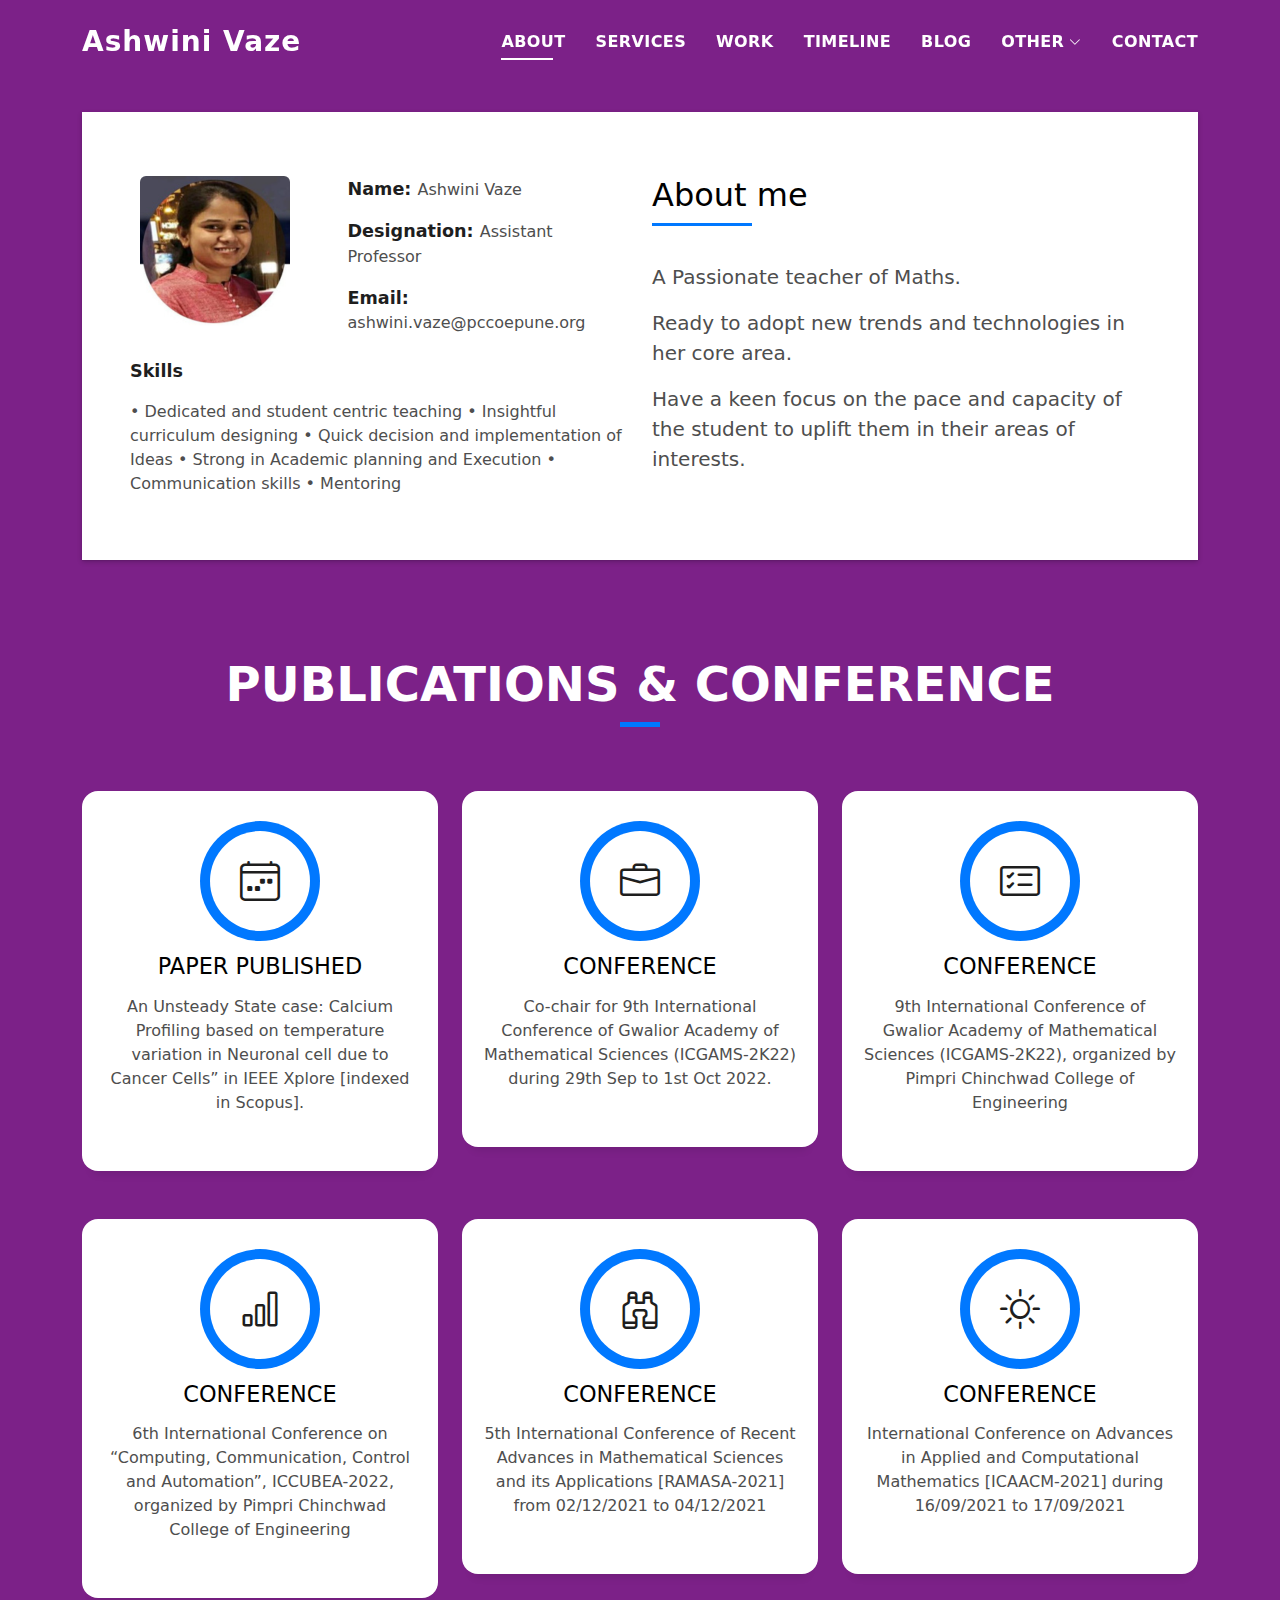
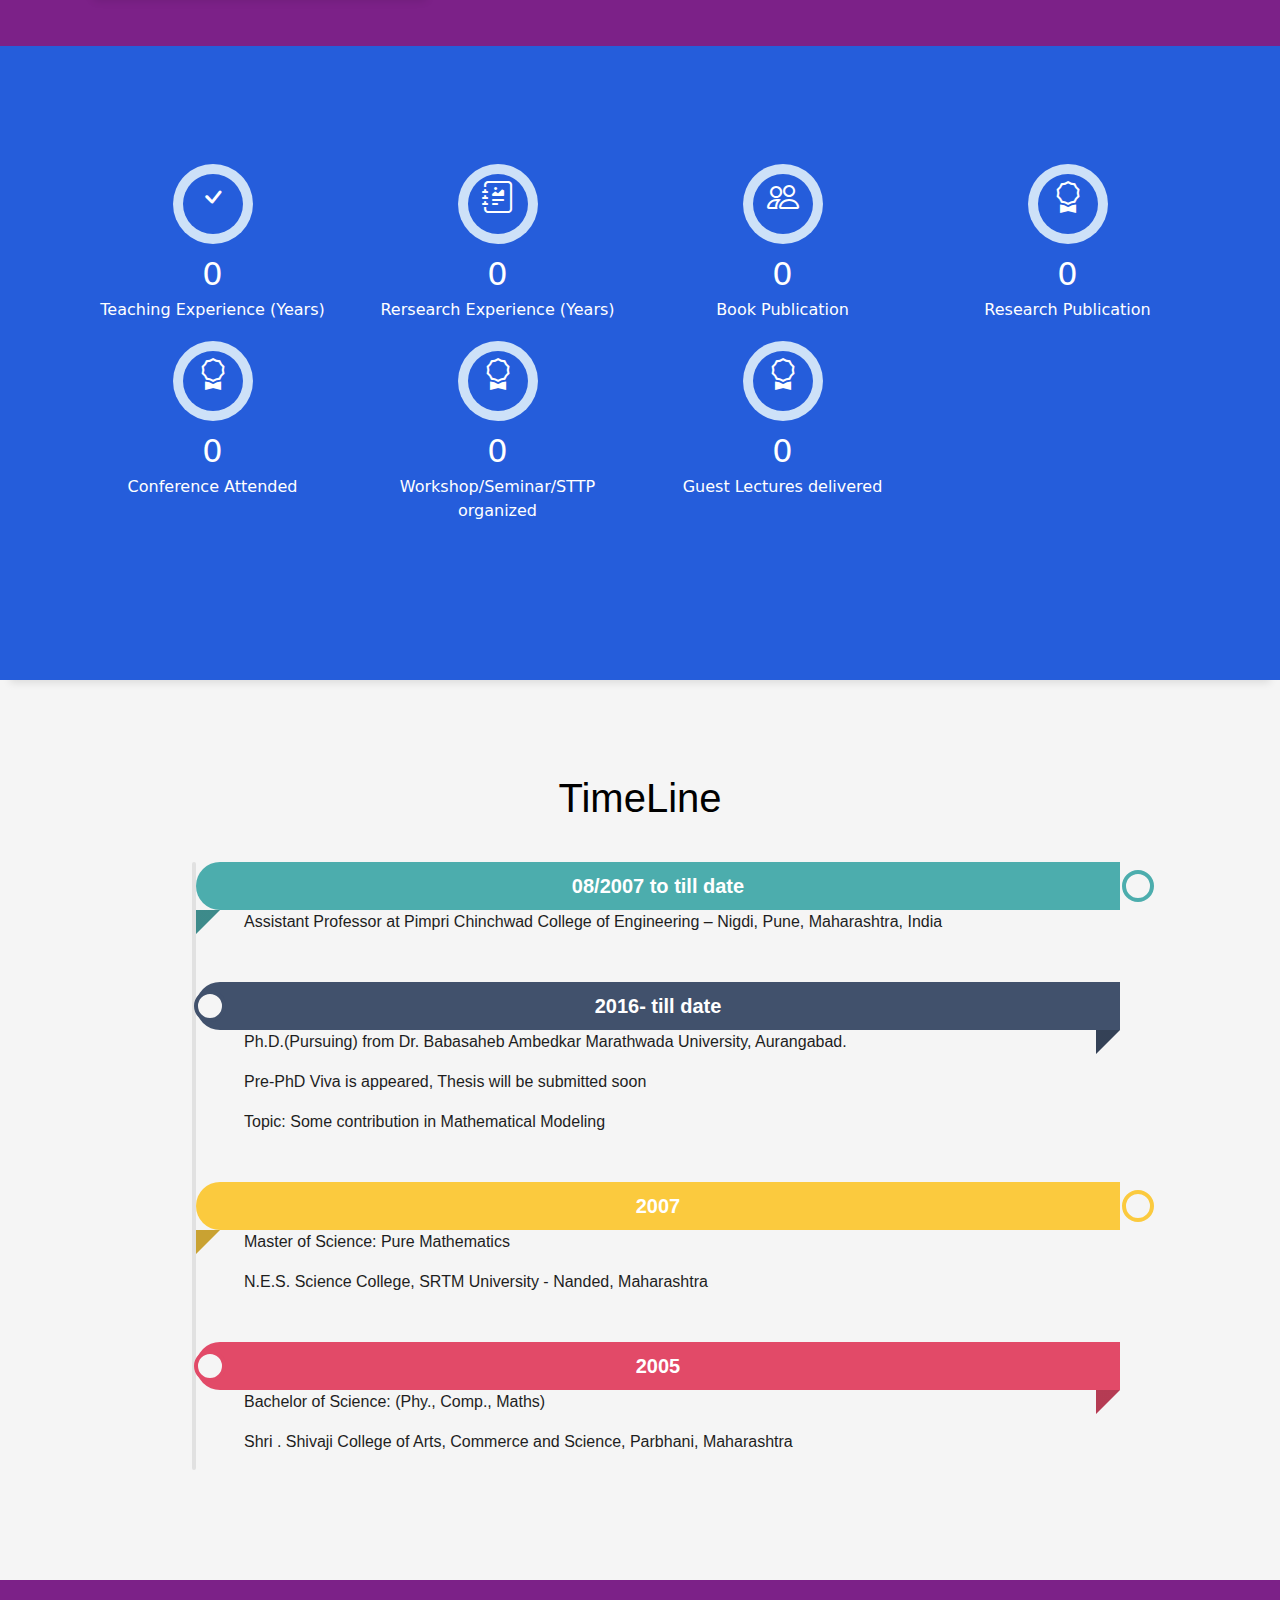
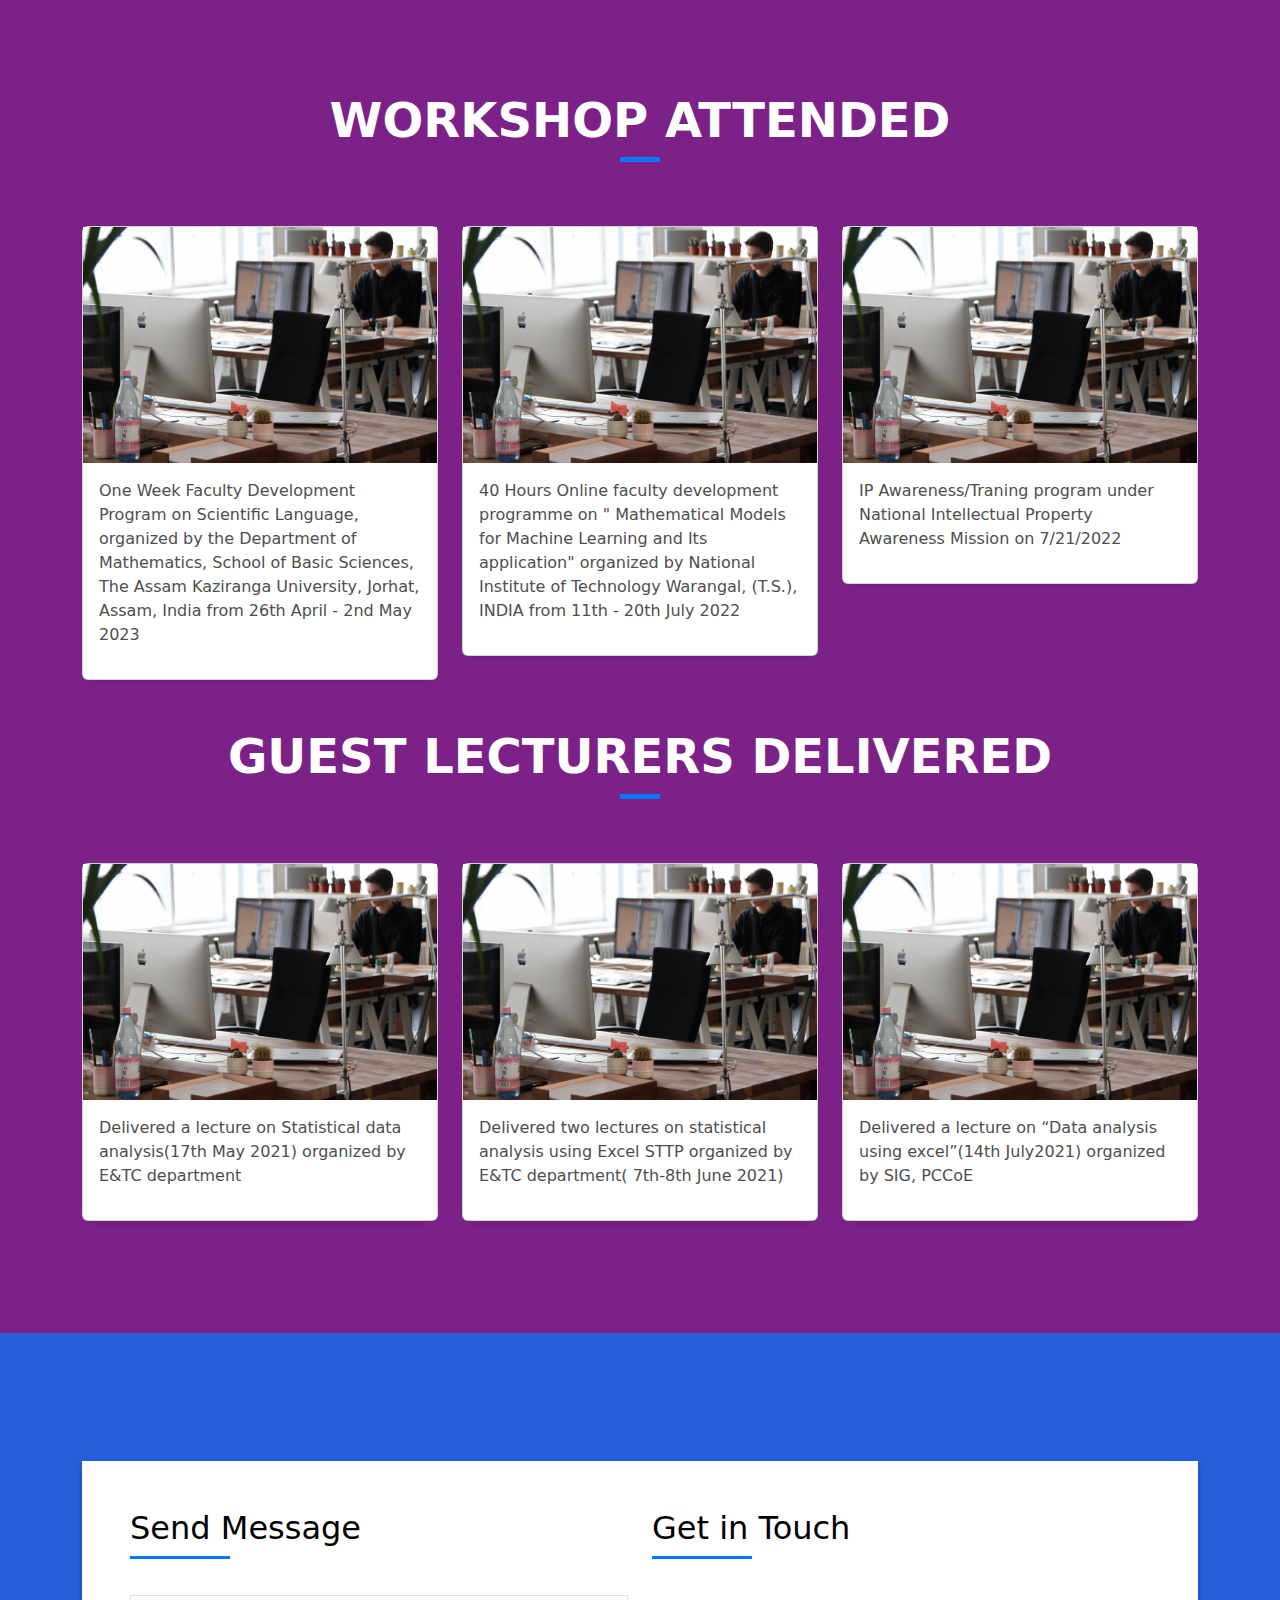
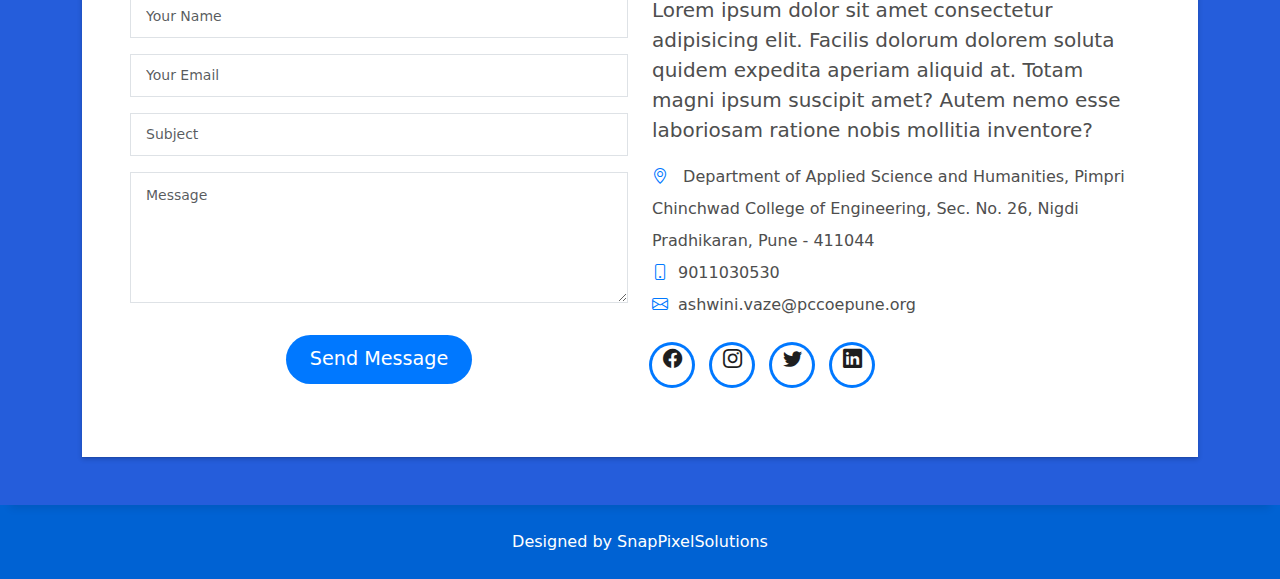
<file: index.html>
<!DOCTYPE html>
<html lang="en">

<head>
  <meta charset="utf-8">
  <meta content="width=device-width, initial-scale=1.0" name="viewport">

  <title>Prof. Ashwini Vaze</title>
  <meta content="" name="description">
  <meta content="" name="keywords">

  <!-- Favicons -->
  <link href="assets/img/favicon.png" rel="icon">
  <link href="assets/img/apple-touch-icon.png" rel="apple-touch-icon">

  <!-- Vendor CSS Files -->
  <link href="assets/vendor/bootstrap/css/bootstrap.min.css" rel="stylesheet">
  <link href="assets/vendor/bootstrap-icons/bootstrap-icons.css" rel="stylesheet">
  <link href="assets/vendor/glightbox/css/glightbox.min.css" rel="stylesheet">
  <link href="assets/vendor/swiper/swiper-bundle.min.css" rel="stylesheet">

  <!-- Template Main CSS File -->
  <link href="assets/css/style.css" rel="stylesheet">

 
</head>

<body>

<!-- ======= Header ======= -->
<header id="header" class="fixed-top">
  <div class="container d-flex align-items-center justify-content-between">
    <h1 class="logo"><a href="#about">Ashwini Vaze</a></h1>
    <nav id="navbar" class="navbar">
      <ul>
        <li><a class="nav-link scrollto" href="#about">About</a></li>
        <li><a class="nav-link scrollto" href="#services">Services</a></li>
        <li><a class="nav-link scrollto " href="#work">Work</a></li>
        <li><a class="nav-link scrollto " href="#timeline">TimeLine</a></li>
        <li><a class="nav-link scrollto " href="#blog">Blog</a></li>
        <li class="dropdown"><a href="#"><span>Other</span> <i class="bi bi-chevron-down"></i></a>
          <ul>
            <li><a href="#">Student Section</a></li>
            <li><a href="phdwork.html">PHD Profile</a></li>
            <li><a href="#">Portfolio details</a></li>
            <li><a href="blog-single.html">PCCoEian</a></li>
            <li><a href="#">Gallery</a></li>
          </ul>
        </li>
        <li><a class="nav-link scrollto" href="#contact">Contact</a></li>
      </ul>
      <i class="bi bi-list mobile-nav-toggle"></i>
    </nav>
    <!-- .navbar -->
  </div>
</header>
<!-- End Header -->

  <main id="main">

    <!-- ======= About Section ======= -->
    <section id="about" class="about-mf sect-pt4 route">
      <div class="container">
        <div class="row">
          <div class="col-sm-12">
            <div class="box-shadow-full">
              <div class="row">
                <div class="col-md-6">
                  <div class="row">
                    <div class="col-sm-6 col-md-5">
                      <div class="about-img">
                        <img src="assets/img/testimonial-2.png" class="img-fluid rounded b-shadow-a" alt="">
                      </div>
                    </div>
                    <div class="col-sm-6 col-md-7">
                      <div class="about-info">
                        <p><span class="title-s">Name: </span> <span>Ashwini Vaze</span></p>
                        <p><span class="title-s">Designation: </span> <span>Assistant Professor</span></p>
                        <p><span class="title-s">Email: </span> <span>ashwini.vaze@pccoepune.org</span></p>
                        <!-- <p><span class="title-s">Phone: </span> <span>(617) 557-0089</span></p> -->
                      </div>
                    </div>
                  </div>
                  <div class="skill-mf">
                    <p class="title-s">Skills</p>

                    •	Dedicated and student centric teaching
                    •	Insightful curriculum designing
                    •	Quick decision and implementation of Ideas	
                    •	Strong in Academic planning and Execution
                    •	Communication skills
                    •	Mentoring
                    

                    <!-- <span>HTML</span> <span class="pull-right">85%</span>
                    <div class="progress">
                      <div class="progress-bar" role="progressbar" style="width: 85%;" aria-valuenow="85" aria-valuemin="0" aria-valuemax="100"></div>
                    </div>
                    <span>CSS3</span> <span class="pull-right">75%</span>
                    <div class="progress">
                      <div class="progress-bar" role="progressbar" style="width: 75%" aria-valuenow="75" aria-valuemin="0" aria-valuemax="100"></div>
                    </div>
                    <span>PHP</span> <span class="pull-right">50%</span>
                    <div class="progress">
                      <div class="progress-bar" role="progressbar" style="width: 50%" aria-valuenow="50" aria-valuemin="0" aria-valuemax="100"></div>
                    </div>
                    <span>JAVASCRIPT</span> <span class="pull-right">90%</span>
                    <div class="progress">
                      <div class="progress-bar" role="progressbar" style="width: 90%" aria-valuenow="90" aria-valuemin="0" aria-valuemax="100"></div>
                    </div> -->
                    
                  </div>
                </div>
                <div class="col-md-6">
                  <div class="about-me pt-4 pt-md-0">
                    <div class="title-box-2">
                      <h5 class="title-left" style="color: black;">
                        About me
                    </h5>
                    
                    </div>
                    <p class="lead">
                      A Passionate teacher of Maths.
                    </p>
                    <p class="lead">
                      Ready to adopt new trends and technologies in her core area.
                    </p>
                    <p class="lead">
                      Have a keen focus on the pace and capacity of the student to uplift them in their areas of interests.
                    </p>
                  </div>
                </div>
              </div>
            </div>
          </div>
        </div>
      </div>
    </section><!-- End About Section -->

    <!-- ======= Services Section ======= -->
      <style>
        #services h2 {
          color: black;
        }
      </style>
    <section id="services" class="services-mf pt-5 route">


      <div class="container">
        <div class="row">
          <div class="col-sm-12">
            <div class="title-box text-center">
              <h3 class="title-a">
                Publications & Conference
              </h3>
              <!-- <p class="subtitle-a">
                Lorem ipsum, dolor sit amet consectetur adipisicing elit.
              </p> -->
              <div class="line-mf"></div>
            </div>
          </div>
        </div>
        <div class="row">

          <div class="col-md-4">
            <div class="service-box">
              <div class="service-ico">
                <span class="ico-circle"><i class="bi bi-calendar4-week"></i></span>
              </div>
              <div class="service-content">
                <h2 class="s-title">Paper Published</h2>
                <p class="s-description text-center">
                  An Unsteady State case: Calcium Profiling based on temperature variation in Neuronal cell due to Cancer Cells” in IEEE Xplore [indexed in Scopus].
                </p>
              </div>
            </div>
          </div>

          <div class="col-md-4">
            <div class="service-box">
              <div class="service-ico">
                <span class="ico-circle"><i class="bi bi-briefcase"></i></span>
              </div>
              <div class="service-content">
                <h2 class="s-title">Conference</h2>
                <p class="s-description text-center">
                  Co-chair for 9th International Conference of Gwalior Academy of Mathematical Sciences (ICGAMS-2K22) during 29th Sep to 1st Oct 2022.
                </p>
              </div>
            </div>
          </div>
          <div class="col-md-4">
            <div class="service-box">
              <div class="service-ico">
                <span class="ico-circle"><i class="bi bi-card-checklist"></i></span>
              </div>
              <div class="service-content">
                <h2 class="s-title">Conference</h2>
                <p class="s-description text-center">
                  9th International Conference of Gwalior Academy of Mathematical Sciences (ICGAMS-2K22), organized by Pimpri Chinchwad College of Engineering
                </p>
              </div>
            </div>
          </div>
          <div class="col-md-4">
            <div class="service-box">
              <div class="service-ico">
                <span class="ico-circle"><i class="bi bi-bar-chart"></i></span>
              </div>
              <div class="service-content">
                <h2 class="s-title">Conference</h2>
                <p class="s-description text-center">
                  6th International Conference on “Computing, Communication, Control and Automation”, ICCUBEA-2022, organized by Pimpri Chinchwad College of Engineering
                </p>
              </div>
            </div>
          </div>

          <div class="col-md-4">
            <div class="service-box">
              <div class="service-ico">
                <span class="ico-circle"><i class="bi bi-binoculars"></i></span>
              </div>
              <div class="service-content">
                <h2 class="s-title">Conference</h2>
                <p class="s-description text-center">
                  5th International Conference of Recent Advances in Mathematical Sciences and its Applications [RAMASA-2021] from 02/12/2021 to 04/12/2021
                </p>
              </div>
            </div>
          </div>
          <div class="col-md-4">
            <div class="service-box">
              <div class="service-ico">
                <span class="ico-circle"><i class="bi bi-brightness-high"></i></span>
              </div>
              <div class="service-content">
                <h2 class="s-title">Conference</h2>
                <p class="s-description text-center">
                  International Conference on Advances in Applied and Computational Mathematics [ICAACM-2021] during 16/09/2021 to 17/09/2021
                </p>
              </div>
            </div>
          </div>
          
        </div>
      </div>
    </section><!-- End Services Section -->

    <!-- ======= Counter Section ======= -->

<section id="work">

    <div class="section-counter paralax-mf bg-image" style="background-image: url(assets/img/counters-bg.jpg)">
      <div class="overlay-mf"></div>
      <div class="container position-relative">
        <div class="row">
          <div class="col-sm-3 col-lg-3">
            <div class="counter-box counter-box pt-4 pt-md-0">
              <div class="counter-ico">
                <span class="ico-circle"><i class="bi bi-check"></i></span>
              </div>
              <div class="counter-num">
                <p data-purecounter-start="0" data-purecounter-end="16" data-purecounter-duration="1" class="counter purecounter"></p>
              
                <span class="counter-text">Teaching Experience (Years)</span>
              </div>
            </div>
          </div>
          <div class="col-sm-3 col-lg-3">
            <div class="counter-box pt-4 pt-md-0">
              <div class="counter-ico">
                <span class="ico-circle"><i class="bi bi-journal-richtext"></i></span>
              </div>
              <div class="counter-num">
                <p data-purecounter-start="0" data-purecounter-end="7" data-purecounter-duration="1" class="counter purecounter"></p>
                <span class="counter-text">Rersearch Experience (Years)</span>
              </div>
            </div>
          </div>
          <div class="col-sm-3 col-lg-3">
            <div class="counter-box pt-4 pt-md-0">
              <div class="counter-ico">
                <span class="ico-circle"><i class="bi bi-people"></i></span>
              </div>
              <div class="counter-num">
                <p data-purecounter-start="0" data-purecounter-end="02" data-purecounter-duration="1" class="counter purecounter"></p>
                <span class="counter-text">Book Publication</span>
              </div>
            </div>
          </div>
          <div class="col-sm-3 col-lg-3">
            <div class="counter-box pt-4 pt-md-0">
              <div class="counter-ico">
                <span class="ico-circle"><i class="bi bi-award"></i></span>
              </div>
              <div class="counter-num">
                <p data-purecounter-start="0" data-purecounter-end="02" data-purecounter-duration="1" class="counter purecounter"></p>
                <span class="counter-text">Research Publication</span>
              </div>
            </div>
          </div>
          <div class="col-sm-3 col-lg-3">
            <div class="counter-box pt-4 pt-md-0">
              <div class="counter-ico">
                <span class="ico-circle"><i class="bi bi-award"></i></span>
              </div>
              <div class="counter-num">
                <p data-purecounter-start="0" data-purecounter-end="02" data-purecounter-duration="1" class="counter purecounter"></p>
                <span class="counter-text">Conference Attended</span>
              </div>
            </div>
          </div>
          <div class="col-sm-3 col-lg-3">
            <div class="counter-box pt-4 pt-md-0">
              <div class="counter-ico">
                <span class="ico-circle"><i class="bi bi-award"></i></span>
              </div>
              <div class="counter-num">
                <p data-purecounter-start="0" data-purecounter-end="03" data-purecounter-duration="1" class="counter purecounter"></p>
                <span class="counter-text">Workshop/Seminar/STTP organized</span>
              </div>
            </div>
          </div>
          <div class="col-sm-3 col-lg-3">
            <div class="counter-box pt-4 pt-md-0">
              <div class="counter-ico">
                <span class="ico-circle"><i class="bi bi-award"></i></span>
              </div>
              <div class="counter-num">
                <p data-purecounter-start="0" data-purecounter-end="08" data-purecounter-duration="1" class="counter purecounter"></p>
                <span class="counter-text">Guest Lectures delivered</span>
              </div>
            </div>
          </div>
        </div>
      </div>
    </div><!-- End Counter Section -->




  </section>






<section id="timeline">


  <h1>TimeLine</h1>
  <ul>
    <li style="--accent-color:#4CADAD">
      <div class="date">08/2007 to till date</div>
      <div class="descr">
       
        <p>Assistant Professor at Pimpri Chinchwad College of Engineering – Nigdi, Pune, Maharashtra, India</p>
        
      </div>
  </li>

      <li style="--accent-color:#41516C">
          <div class="date">2016- till date</div>
          <div class="descr">
            
              <p>Ph.D.(Pursuing) from Dr. Babasaheb Ambedkar Marathwada University, Aurangabad.</p>
              <p>Pre-PhD Viva is appeared, Thesis will be submitted soon</p>
              <p>Topic: Some contribution in Mathematical Modeling</p>

          </div>
      </li>

      <li style="--accent-color:#FBCA3E">
          <div class="date">2007</div>
          <div class="descr">
            
              <p>Master of Science: Pure Mathematics</p>
              <p>N.E.S. Science College, SRTM University - Nanded, Maharashtra</p>
            
          </div>
      </li>

      <li style="--accent-color:#E24A68">
          <div class="date">2005</div>
          <div class="descr">
            
              <p>Bachelor of Science: (Phy., Comp., Maths)</p>
              <p>Shri . Shivaji College of Arts, Commerce and Science, Parbhani, Maharashtra</p>
            
          </div>
      </li>
      
      
  </ul>




</section>
























    <!-- ======= Blog Section ======= -->
    <section id="blog" class="blog-mf sect-pt4 route">
      <div class="container">
        <div class="row">
          <div class="col-sm-12">
            <div class="title-box text-center">
              <h3 class="title-a">
                Workshop Attended
              </h3>
              <!-- <p class="subtitle-a">
                Lorem ipsum, dolor sit amet consectetur adipisicing elit.
              </p> -->
              <div class="line-mf"></div>
            </div>
          </div>
        </div>
        <div class="row">

          <div class="col-md-4">
            <div class="card card-blog">
              <div class="card-img">
                <a href="#blog"><img src="assets/img/post-3.jpg" alt="" class="img-fluid"></a>
              </div>
              <div class="card-body">
                <p class="card-description">
                  One Week Faculty Development Program on Scientific Language, organized by the Department of Mathematics, School of Basic Sciences, The Assam Kaziranga University, Jorhat, Assam, India from 26th April - 2nd May 2023
                </p>
              </div>
            </div>
          </div>

          <div class="col-md-4">
            <div class="card card-blog">
              <div class="card-img">
                <a href="#blog"><img src="assets/img/post-3.jpg" alt="" class="img-fluid"></a>
              </div>
              <div class="card-body">
                <p class="card-description">
                  40 Hours Online faculty development programme on " Mathematical Models for Machine Learning and Its application" organized by National Institute of Technology Warangal, (T.S.), INDIA from 11th - 20th July 2022
                </p>
              </div>
            </div>
          </div>

          <div class="col-md-4">
            <div class="card card-blog">
              <div class="card-img">
                <a href="#blog"><img src="assets/img/post-3.jpg" alt="" class="img-fluid"></a>
              </div>
              <div class="card-body">
                <p class="card-description">
                  IP Awareness/Traning program under National Intellectual Property Awareness Mission on 7/21/2022
                </p>
              </div>
            </div>
          </div>



        </div>
      </div>



      <div class="container">
        <div class="row">
          <div class="col-sm-12">
            <div class="title-box text-center">
              <h3 class="title-a">
                GUEST LECTURERS DELIVERED
              </h3>
              <!-- <p class="subtitle-a">
                Lorem ipsum, dolor sit amet consectetur adipisicing elit.
              </p> -->
              <div class="line-mf"></div>
            </div>
          </div>
        </div>
        <div class="row">

          <div class="col-md-4">
            <div class="card card-blog">
              <div class="card-img">
                <a href="#blog"><img src="assets/img/post-3.jpg" alt="" class="img-fluid"></a>
              </div>
              <div class="card-body">
                <p class="card-description">
                  Delivered a lecture on Statistical data analysis(17th May 2021) organized by E&TC department 
                 </p>
              </div>
            </div>
          </div>

          <div class="col-md-4">
            <div class="card card-blog">
              <div class="card-img">
                <a href="#blog"><img src="assets/img/post-3.jpg" alt="" class="img-fluid"></a>
              </div>
              <div class="card-body">
                <p class="card-description">
                  Delivered two lectures on statistical analysis using Excel STTP organized by E&TC department( 7th-8th June 2021) 
                </p>
              </div>
            </div>
          </div>

          <div class="col-md-4">
            <div class="card card-blog">
              <div class="card-img">
                <a href="#blog"><img src="assets/img/post-3.jpg" alt="" class="img-fluid"></a>
              </div>
              <div class="card-body">
                <p class="card-description">
                  Delivered a lecture on “Data analysis  using excel”(14th July2021) organized by SIG, PCCoE
                </p>
              </div>
            </div>
          </div>



        </div>
      </div>



    </section><!-- End Blog Section -->

    <!-- ======= Contact Section ======= -->
    <section id="contact" class="paralax-mf footer-paralax bg-image sect-mt4 route" style="background-image: url(assets/img/overlay-bg.jpg)">
      <div class="overlay-mf"></div>
      <div class="container">
        <div class="row">
          <div class="col-sm-12">
            <div class="contact-mf">
              <div id="contact" class="box-shadow-full">
                <div class="row">
                  <div class="col-md-6">
                    <div class="title-box-2">
                      <h5 class="title-left" style="color: black";>
                        Send Message
                      </h5>
                    </div>
                    <div>
                      <form action="forms/contact.php" method="post" role="form" class="php-email-form">
                        <div class="row">
                          <div class="col-md-12 mb-3">
                            <div class="form-group">
                              <input type="text" name="name" class="form-control" id="name" placeholder="Your Name" required>
                            </div>
                          </div>
                          <div class="col-md-12 mb-3">
                            <div class="form-group">
                              <input type="email" class="form-control" name="email" id="email" placeholder="Your Email" required>
                            </div>
                          </div>
                          <div class="col-md-12 mb-3">
                            <div class="form-group">
                              <input type="text" class="form-control" name="subject" id="subject" placeholder="Subject" required>
                            </div>
                          </div>
                          <div class="col-md-12">
                            <div class="form-group">
                              <textarea class="form-control" name="message" rows="5" placeholder="Message" required></textarea>
                            </div>
                          </div>
                          <div class="col-md-12 text-center my-3">
                            <div class="loading">Loading</div>
                            <div class="error-message"></div>
                            <div class="sent-message">Your message has been sent. Thank you!</div>
                          </div>
                          <div class="col-md-12 text-center">
                            <button type="submit" class="button button-a button-big button-rouded">Send Message</button>
                          </div>
                        </div>
                      </form>
                    </div>
                  </div>
                  <div class="col-md-6">
                    <div class="title-box-2 pt-4 pt-md-0">
                      <h5 class="title-left" style="color: black";>
                        Get in Touch
                      </h5>
                    </div>
                    <div class="more-info">
                      <p class="lead">
                        Lorem ipsum dolor sit amet consectetur adipisicing elit. Facilis dolorum dolorem soluta quidem
                        expedita aperiam aliquid at.
                        Totam magni ipsum suscipit amet? Autem nemo esse laboriosam ratione nobis
                        mollitia inventore?
                      </p>
                      <ul class="list-ico">
                        <li><span class="bi bi-geo-alt"></span>
                          Department of Applied Science and Humanities, Pimpri Chinchwad College of Engineering,
                          Sec. No. 26, Nigdi Pradhikaran, Pune - 411044
                        </li>
                        <li><span class="bi bi-phone"></span>9011030530</li>
                        <li><span class="bi bi-envelope"></span>ashwini.vaze@pccoepune.org </li>
                      </ul>
                    </div>
                    <div class="socials">
                      <ul>
                        <li><a href=""><span class="ico-circle"><i class="bi bi-facebook"></i></span></a></li>
                        <li><a href=""><span class="ico-circle"><i class="bi bi-instagram"></i></span></a></li>
                        <li><a href=""><span class="ico-circle"><i class="bi bi-twitter"></i></span></a></li>
                        <li><a href=""><span class="ico-circle"><i class="bi bi-linkedin"></i></span></a></li>
                      </ul>
                    </div>
                  </div>
                </div>
              </div>
            </div>
          </div>
        </div>
      </div>
    </section><!-- End Contact Section -->

  </main><!-- End #main -->

  <!-- ======= Footer ======= -->
  <footer>
    <div class="container">
      <div class="row">
        <div class="col-sm-12">
          <div class="copyright-box">
            <div class="credits">
              Designed by SnapPixelSolutions
            </div>
          </div>
        </div>
      </div>
    </div>
  </footer><!-- End  Footer -->

  <div id="preloader"></div>
  <a href="#" class="back-to-top d-flex align-items-center justify-content-center"><i class="bi bi-arrow-up-short"></i></a>

  <!-- Vendor JS Files -->
  <script src="assets/vendor/purecounter/purecounter_vanilla.js"></script>
  <script src="assets/vendor/bootstrap/js/bootstrap.bundle.min.js"></script>
  <script src="assets/vendor/glightbox/js/glightbox.min.js"></script>
  <script src="assets/vendor/swiper/swiper-bundle.min.js"></script>
  <script src="assets/vendor/typed.js/typed.umd.js"></script>
  <script src="assets/vendor/php-email-form/validate.js"></script>

  <!-- Template Main JS File -->
  <script src="assets/js/main.js"></script>

</body>

</html>
</file>
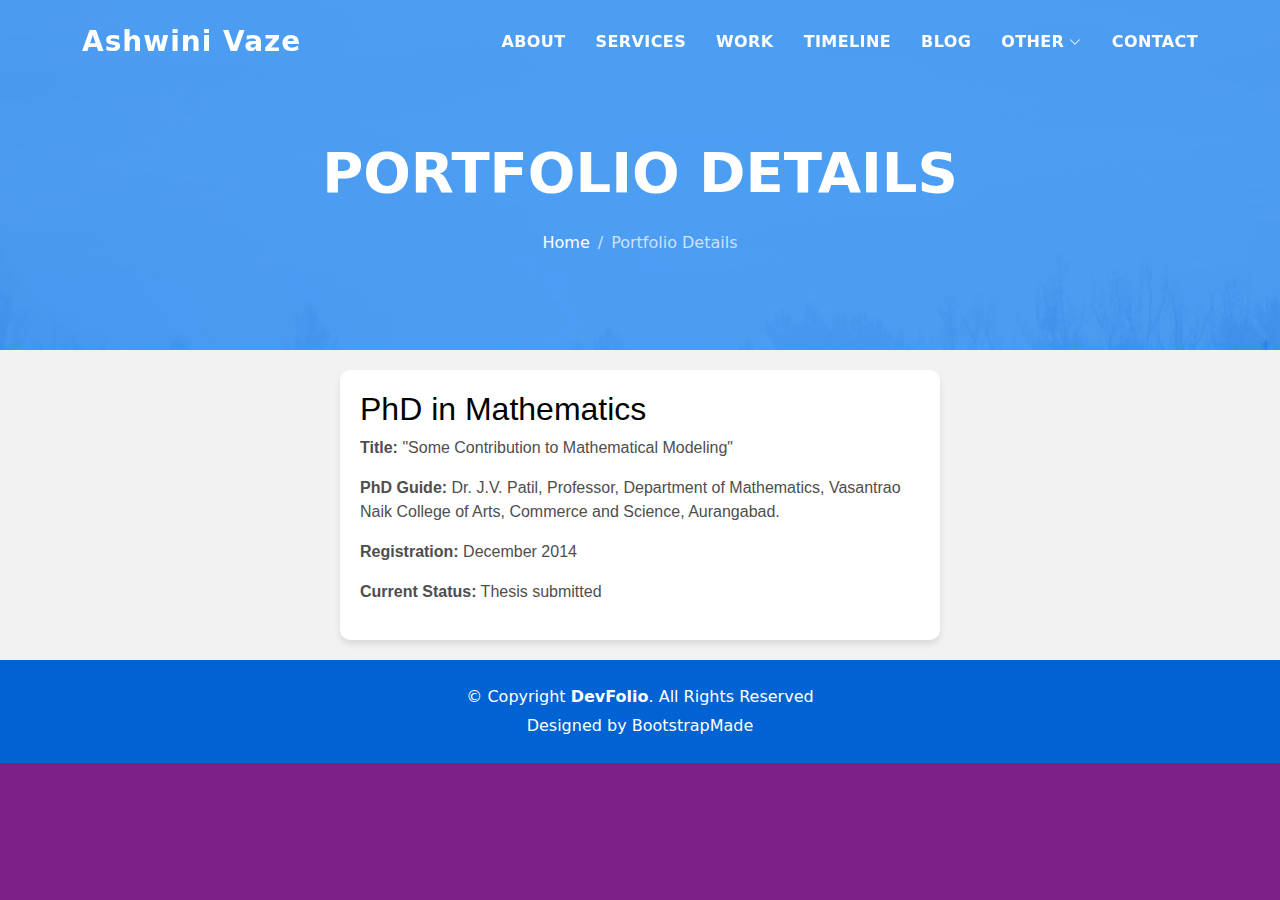
<file: phdwork.html>
<!DOCTYPE html>
<html lang="en">

<head>
  <meta charset="utf-8">
  <meta content="width=device-width, initial-scale=1.0" name="viewport">

  <title>DevFolio Bootstrap Portfolio Template - Portfolio Details</title>
  <meta content="" name="description">
  <meta content="" name="keywords">

  <!-- Favicons -->
  <link href="assets/img/favicon.png" rel="icon">
  <link href="assets/img/apple-touch-icon.png" rel="apple-touch-icon">

  <!-- Vendor CSS Files -->
  <link href="assets/vendor/bootstrap/css/bootstrap.min.css" rel="stylesheet">
  <link href="assets/vendor/bootstrap-icons/bootstrap-icons.css" rel="stylesheet">
  <link href="assets/vendor/glightbox/css/glightbox.min.css" rel="stylesheet">
  <link href="assets/vendor/swiper/swiper-bundle.min.css" rel="stylesheet">

  <!-- Template Main CSS File -->
  <link href="assets/css/style.css" rel="stylesheet">

  <!-- =======================================================
  * Template Name: DevFolio
  * Updated: Jul 27 2023 with Bootstrap v5.3.1
  * Template URL: https://bootstrapmade.com/devfolio-bootstrap-portfolio-html-template/
  * Author: BootstrapMade.com
  * License: https://bootstrapmade.com/license/
  ======================================================== -->
</head>

<body>

<!-- ======= Header ======= -->
<header id="header" class="fixed-top">
  <div class="container d-flex align-items-center justify-content-between">
    <h1 class="logo"><a href="index.html#about">Ashwini Vaze</a></h1>
    <nav id="navbar" class="navbar">
      <ul>
        <li><a class="nav-link scrollto" href="index.html#about">About</a></li>
        <li><a class="nav-link scrollto" href="index.html#services">Services</a></li>
        <li><a class="nav-link scrollto " href="index.html#work">Work</a></li>
        <li><a class="nav-link scrollto " href="index.html#timeline">TimeLine</a></li>
        <li><a class="nav-link scrollto " href="index.html#blog">Blog</a></li>
        <li class="dropdown"><a href="#"><span>Other</span> <i class="bi bi-chevron-down"></i></a>
          <ul>
            <li><a href="#">Student Section</a></li>
            <li><a href="phdwork.html">PHD Profile</a></li>
            <li><a href="#">Portfolio details</a></li>
            <li><a href="blog-single.html">PCCoEian</a></li>
            <li><a href="#">Gallery</a></li>
          </ul>
        </li>
        <li><a class="nav-link scrollto" href="index.html#contact">Contact</a></li>
      </ul>
      <i class="bi bi-list mobile-nav-toggle"></i>
    </nav>
    <!-- .navbar -->
  </div>
</header>
<!-- End Header -->


  <div class="hero hero-single route bg-image" style="background-image: url(assets/img/overlay-bg.jpg)">
    <div class="overlay-mf"></div>
    <div class="hero-content display-table">
      <div class="table-cell">
        <div class="container">
          <h2 class="hero-title mb-4">Portfolio Details</h2>
          <ol class="breadcrumb d-flex justify-content-center">
            <li class="breadcrumb-item">
              <a href="#">Home</a>
            </li>
            <li class="breadcrumb-item active">Portfolio Details</li>
          </ol>
        </div>
      </div>
    </div>

  </div>

  <style>
    #main {
      margin: 0;
      padding: 0;
      background-color: #f2f2f2;
      font-family: Arial, sans-serif;
      text-align: center;
      padding: 20px; /* Add padding for left and right spacing */
    }
    #phd-section {
      background-color: #fff;
      border-radius: 10px;
      padding: 20px;
      box-shadow: 0 4px 6px rgba(0, 0, 0, 0.1);
      margin: 0 auto; /* Center the section */
      max-width: 600px; /* Limit section width */
      text-align: left;
    }
  </style>

  <main id="main">

    <section id="phd-section">
      <h2 style="color: black;">PhD in Mathematics</h2>
      <p><strong>Title:</strong> "Some Contribution to Mathematical Modeling"</p>
      <p><strong>PhD Guide:</strong> Dr. J.V. Patil, Professor, Department of Mathematics, Vasantrao Naik College of Arts, Commerce and Science, Aurangabad.</p>
      <p><strong>Registration:</strong> December 2014</p>
      <p><strong>Current Status:</strong> Thesis submitted</p>
    </section>
    

  </main><!-- End #main -->

  <!-- ======= Footer ======= -->
  <footer>
    <div class="container">
      <div class="row">
        <div class="col-sm-12">
          <div class="copyright-box">
            <p class="copyright">&copy; Copyright <strong>DevFolio</strong>. All Rights Reserved</p>
            <div class="credits">
              <!--
              All the links in the footer should remain intact.
              You can delete the links only if you purchased the pro version.
              Licensing information: https://bootstrapmade.com/license/
              Purchase the pro version with working PHP/AJAX contact form: https://bootstrapmade.com/buy/?theme=DevFolio
            -->
              Designed by <a href="https://bootstrapmade.com/">BootstrapMade</a>
            </div>
          </div>
        </div>
      </div>
    </div>
  </footer><!-- End  Footer -->

  <div id="preloader"></div>
  <a href="#" class="back-to-top d-flex align-items-center justify-content-center"><i class="bi bi-arrow-up-short"></i></a>

  <!-- Vendor JS Files -->
  <script src="assets/vendor/purecounter/purecounter_vanilla.js"></script>
  <script src="assets/vendor/bootstrap/js/bootstrap.bundle.min.js"></script>
  <script src="assets/vendor/glightbox/js/glightbox.min.js"></script>
  <script src="assets/vendor/swiper/swiper-bundle.min.js"></script>
  <script src="assets/vendor/typed.js/typed.umd.js"></script>
  <script src="assets/vendor/php-email-form/validate.js"></script>

  <!-- Template Main JS File -->
  <script src="assets/js/main.js"></script>

</body>

</html>
</file>
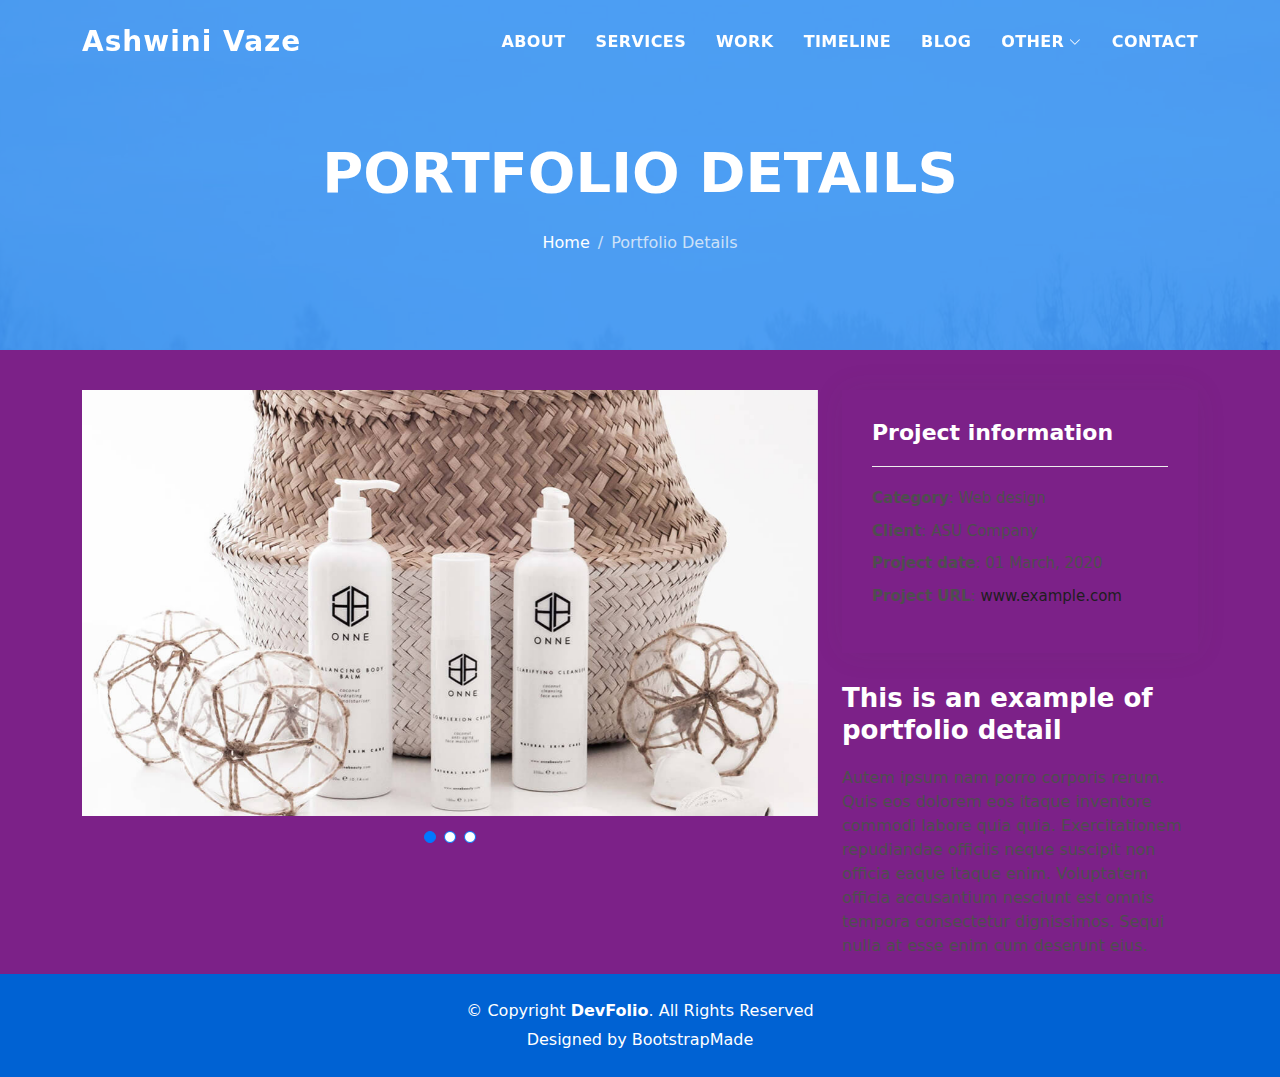
<file: portfolio-details.html>
<!DOCTYPE html>
<html lang="en">

<head>
  <meta charset="utf-8">
  <meta content="width=device-width, initial-scale=1.0" name="viewport">

  <title>DevFolio Bootstrap Portfolio Template - Portfolio Details</title>
  <meta content="" name="description">
  <meta content="" name="keywords">

  <!-- Favicons -->
  <link href="assets/img/favicon.png" rel="icon">
  <link href="assets/img/apple-touch-icon.png" rel="apple-touch-icon">

  <!-- Vendor CSS Files -->
  <link href="assets/vendor/bootstrap/css/bootstrap.min.css" rel="stylesheet">
  <link href="assets/vendor/bootstrap-icons/bootstrap-icons.css" rel="stylesheet">
  <link href="assets/vendor/glightbox/css/glightbox.min.css" rel="stylesheet">
  <link href="assets/vendor/swiper/swiper-bundle.min.css" rel="stylesheet">

  <!-- Template Main CSS File -->
  <link href="assets/css/style.css" rel="stylesheet">

  <!-- =======================================================
  * Template Name: DevFolio
  * Updated: Jul 27 2023 with Bootstrap v5.3.1
  * Template URL: https://bootstrapmade.com/devfolio-bootstrap-portfolio-html-template/
  * Author: BootstrapMade.com
  * License: https://bootstrapmade.com/license/
  ======================================================== -->
</head>

<body>

<!-- ======= Header ======= -->
<header id="header" class="fixed-top">
  <div class="container d-flex align-items-center justify-content-between">
    <h1 class="logo"><a href="index.html#about">Ashwini Vaze</a></h1>
    <nav id="navbar" class="navbar">
      <ul>
        <li><a class="nav-link scrollto" href="index.html#about">About</a></li>
        <li><a class="nav-link scrollto" href="index.html#services">Services</a></li>
        <li><a class="nav-link scrollto " href="index.html#work">Work</a></li>
        <li><a class="nav-link scrollto " href="index.html#timeline">TimeLine</a></li>
        <li><a class="nav-link scrollto " href="index.html#blog">Blog</a></li>
        <li class="dropdown"><a href="#"><span>Other</span> <i class="bi bi-chevron-down"></i></a>
          <ul>
            <li><a href="#">Student Section</a></li>
            <li><a href="phdwork.html">PHD Profile</a></li>
            <li><a href="#">Portfolio details</a></li>
            <li><a href="blog-single.html">PCCoEian</a></li>
            <li><a href="#">Gallery</a></li>
          </ul>
        </li>
        <li><a class="nav-link scrollto" href="index.html#contact">Contact</a></li>
      </ul>
      <i class="bi bi-list mobile-nav-toggle"></i>
    </nav>
    <!-- .navbar -->
  </div>
</header>
<!-- End Header -->


  <div class="hero hero-single route bg-image" style="background-image: url(assets/img/overlay-bg.jpg)">
    <div class="overlay-mf"></div>
    <div class="hero-content display-table">
      <div class="table-cell">
        <div class="container">
          <h2 class="hero-title mb-4">Portfolio Details</h2>
          <ol class="breadcrumb d-flex justify-content-center">
            <li class="breadcrumb-item">
              <a href="#">Home</a>
            </li>
            <li class="breadcrumb-item active">Portfolio Details</li>
          </ol>
        </div>
      </div>
    </div>
  </div>

  <main id="main">

    <!-- ======= Portfolio Details Section ======= -->
    <section id="portfolio-details" class="portfolio-details">
      <div class="container">

        <div class="row gy-4">

          <div class="col-lg-8">
            <div class="portfolio-details-slider swiper">
              <div class="swiper-wrapper align-items-center">

                <div class="swiper-slide">
                  <img src="assets/img/portfolio-details-1.jpg" alt="">
                </div>

                <div class="swiper-slide">
                  <img src="assets/img/portfolio-details-2.jpg" alt="">
                </div>

                <div class="swiper-slide">
                  <img src="assets/img/portfolio-details-3.jpg" alt="">
                </div>

              </div>
              <div class="swiper-pagination"></div>
            </div>
          </div>

          <div class="col-lg-4">
            <div class="portfolio-info">
              <h3>Project information</h3>
              <ul>
                <li><strong>Category</strong>: Web design</li>
                <li><strong>Client</strong>: ASU Company</li>
                <li><strong>Project date</strong>: 01 March, 2020</li>
                <li><strong>Project URL</strong>: <a href="#">www.example.com</a></li>
              </ul>
            </div>
            <div class="portfolio-description">
              <h2>This is an example of portfolio detail</h2>
              <p>
                Autem ipsum nam porro corporis rerum. Quis eos dolorem eos itaque inventore commodi labore quia quia. Exercitationem repudiandae officiis neque suscipit non officia eaque itaque enim. Voluptatem officia accusantium nesciunt est omnis tempora consectetur dignissimos. Sequi nulla at esse enim cum deserunt eius.
              </p>
            </div>
          </div>

        </div>

      </div>
    </section><!-- End Portfolio Details Section -->

  </main><!-- End #main -->

  <!-- ======= Footer ======= -->
  <footer>
    <div class="container">
      <div class="row">
        <div class="col-sm-12">
          <div class="copyright-box">
            <p class="copyright">&copy; Copyright <strong>DevFolio</strong>. All Rights Reserved</p>
            <div class="credits">
              <!--
              All the links in the footer should remain intact.
              You can delete the links only if you purchased the pro version.
              Licensing information: https://bootstrapmade.com/license/
              Purchase the pro version with working PHP/AJAX contact form: https://bootstrapmade.com/buy/?theme=DevFolio
            -->
              Designed by <a href="https://bootstrapmade.com/">BootstrapMade</a>
            </div>
          </div>
        </div>
      </div>
    </div>
  </footer><!-- End  Footer -->

  <div id="preloader"></div>
  <a href="#" class="back-to-top d-flex align-items-center justify-content-center"><i class="bi bi-arrow-up-short"></i></a>

  <!-- Vendor JS Files -->
  <script src="assets/vendor/purecounter/purecounter_vanilla.js"></script>
  <script src="assets/vendor/bootstrap/js/bootstrap.bundle.min.js"></script>
  <script src="assets/vendor/glightbox/js/glightbox.min.js"></script>
  <script src="assets/vendor/swiper/swiper-bundle.min.js"></script>
  <script src="assets/vendor/typed.js/typed.umd.js"></script>
  <script src="assets/vendor/php-email-form/validate.js"></script>

  <!-- Template Main JS File -->
  <script src="assets/js/main.js"></script>

</body>

</html>
</file>
<file: assets/css/style.css>
/**
* Template Name: DevFolio
* Updated: Jul 27 2023 with Bootstrap v5.3.1
* Template URL: https://bootstrapmade.com/devfolio-bootstrap-portfolio-html-template/
* Author: BootstrapMade.com
* License: https://bootstrapmade.com/license/
*/

/*--------------------------------------------------------------
# General
--------------------------------------------------------------*/
body {
  background-color: #7c2188;
  color: #4e4e4e;
}

h1,
h2,
h3,
h4,
h5,
h6 {
  color: #ffffff;
}


/* Timeline Style Starts*/



@import url("https://fonts.googleapis.com/css2?family=Poppins:wght@300;500;700&display=swap");

*,
*::before,
*::after {
  margin: 0;
  padding: 0;
  box-sizing: border-box;
}

#timeline {
  --color: rgba(30, 30, 30);
  --bgColor: rgba(245, 245, 245);
  min-height: 100vh;
  display: grid;
  align-content: center;
  gap: 2rem;
  padding: 2rem;
  font-family: "Roboto", sans-serif;
  color: var(--color);
  background: var(--bgColor);
}

#timeline h1 {
  text-align: center;
  color: black;
}

#timeline ul {
  --col-gap: -1rem;
  --row-gap: 2rem;
  --line-w: 0.25rem;
  display: grid;
  grid-template-columns: var(--line-w) 1fr;
  grid-auto-columns: max-content;
  column-gap: var(--col-gap);
  list-style: none;
  width: min(60rem, 90%);
  margin-inline: auto;
}

/* line */
#timeline ul::before {
  content: "";
  grid-column: 1;
  grid-row: 1 / span 20;
  background: rgb(225, 225, 225);
  border-radius: calc(var(--line-w) / 2);
}

/* columns*/

/* row gaps */
#timeline ul li:not(:last-child) {
  margin-bottom: var(--row-gap);
}

/* card */
#timeline ul li {
  grid-column: 2;
  --inlineP: 1.5rem;
  margin-inline: var(--inlineP);
  grid-row: span 2;
  display: grid;
  grid-template-rows: min-content min-content min-content;
}

/* date */
#timeline ul li .date {
  --dateH: 3rem;
  height: var(--dateH);
  margin-inline: calc(var(--inlineP) * -1);

  text-align: center;
  background-color: var(--accent-color);

  color: white;
  font-size: 1.25rem;
  font-weight: 700;

  display: grid;
  place-content: center;
  position: relative;

  border-radius: calc(var(--dateH) / 2) 0 0 calc(var(--dateH) / 2);
}

/* date flap */
#timeline ul li .date::before {
  content: "";
  width: var(--inlineP);
  aspect-ratio: 1;
  background: var(--accent-color);
  background-image: linear-gradient(rgba(0, 0, 0, 0.2) 100%, transparent);
  position: absolute;
  top: 100%;

  clip-path: polygon(0 0, 100% 0, 0 100%);
  right: 0;
}

/* circle */
#timeline ul li .date::after {
  content: "";
  position: absolute;
  width: 2rem;
  aspect-ratio: 1;
  background: var(--bgColor);
  border: 0.3rem solid var(--accent-color);
  border-radius: 50%;
  top: 50%;

  transform: translate(50%, -50%);
  right: calc(100% + var(--col-gap) + var(--line-w) / 2);
}

/* title descr */
#timeline ul li .title,
#timeline ul li .descr {
  background: var(--bgColor);
  position: relative;
  padding-inline: 1.5rem;
}
#timeline ul li .title {
  overflow: hidden;
  padding-block-start: 1.5rem;
  padding-block-end: 1rem;
  font-weight: 500;
}
#timeline ul li .descr {
  padding-block-end: 0;
  font-weight: 300;
}

/* shadows */
#timeline ul li .title::before,
#timeline ul li .descr::before {
  content: "";
  position: absolute;
  width: 90%;
  height: 0.5rem;
  background: rgba(0, 0, 0, 0.5);
  left: 50%;
  border-radius: 50%;
  filter: blur(4px);
  transform: translate(-50%, 50%);
}
#timeline ul li .title::before {
  bottom: calc(100% + 0.125rem);
}

#timeline ul li .descr::before {
  z-index: -1;
  bottom: 0.25rem;
}

@media (min-width: 40rem) {
  ul {
    grid-template-columns: 1fr var(--line-w) 1fr;
  }
  ul::before {
    grid-column: 2;
  }
  ul li:nth-child(odd) {
    grid-column: 1;
  }
  ul li:nth-child(even) {
    grid-column: 3;
  }

  /* start second card */
  ul li:nth-child(2) {
    grid-row: 2/4;
  }

  ul li:nth-child(odd) .date::before {
    clip-path: polygon(0 0, 100% 0, 100% 100%);
    left: 0;
  }

  ul li:nth-child(odd) .date::after {
    transform: translate(-50%, -50%);
    left: calc(100% + var(--col-gap) + var(--line-w) / 2);
  }
  ul li:nth-child(odd) .date {
    border-radius: 0 calc(var(--dateH) / 2) calc(var(--dateH) / 2) 0;
  }
}

#timeline .credits {
  margin-top: 1rem;
  text-align: right;
}
#timeline .credits a {
  color: var(--color);
}








/* Timeline Style Ends */










a {
  color: #1e1e1e;
  text-decoration: none;
  transition: all 0.5s ease-in-out;
}

a:hover {
  color: #0078ff;
  text-decoration: none;
  transition: all 0.5s ease-in-out;
}

.p-r {
  position: relative;
}

.color-a {
  text-decoration: none;
  color: #0078ff;
}

.color-d {
  color: #f5f5f5;
}

.color-text-a {
  text-decoration: none;
  color: #4e4e4e;
}

.box-shadow,
.card-blog,
.work-box,
.service-box,
.paralax-mf {
  box-shadow: 0 13px 8px -10px rgba(0, 0, 0, 0.1);
}

.box-shadow-a,
.button:hover {
  text-decoration: none;
  box-shadow: 0 0 0 4px #cde1f8;
}

.display-5 {
  font-size: 2.5rem;
  font-weight: 300;
  line-height: 1.1;
}

.display-6 {
  font-size: 2rem;
  font-weight: 300;
  line-height: 1.1;
}

.avatar {
  width: 32px;
  height: 32px;
  margin-right: 4px;
  overflow: hidden;
}

.bg-image {
  background-repeat: no-repeat;
  background-attachment: fixed;
  background-size: cover;
  background-position: center center;
}

@media (max-width: 1024px) {
  .bg-image {
    background-attachment: scroll;
  }
}

.overlay-mf {
  background-color: #0078ff;
}

.overlay-mf {
  position: absolute;
  top: 0;
  left: 0px;
  padding: 0;
  height: 100%;
  width: 100%;
  opacity: 0.7;
}

.paralax-mf {
  position: relative;
  padding: 8rem 0;
}

.display-table {
  width: 100%;
  height: 100%;
  display: table;
}

.table-cell {
  display: table-cell;
  vertical-align: middle;
}

/*--/ Sections /--*/
.sect-4 {
  padding: 4rem 0;
}

.sect-pt4 {
  padding-top: 7rem;
}

.sect-mt4 {
  margin-top: 4rem;
}

/*--/ Title s /--*/
.title-s {
  font-weight: 600;
  color: #1e1e1e;
  font-size: 1.1rem;
}

/*--/ Title A /--*/
.title-box {
  margin-bottom: 4rem;
}

.title-a {
  text-decoration: none;
  font-size: 3rem;
  font-weight: bold;
  text-transform: uppercase;
}

.subtitle-a {
  text-decoration: none;
  color: #ffffff;
}

.line-mf {
  width: 40px;
  height: 5px;
  background-color: #0078ff;
  margin: 0 auto;
}

/*--/ Title Left /--*/
.title-box-2 {
  margin-bottom: 3rem;
}

.title-left {
  font-size: 2rem;
  position: relative;
}

.title-left:before {
  content: "";
  position: absolute;
  height: 3px;
  background-color: #0078ff;
  width: 100px;
  bottom: -12px;
}

/*------/ Box /------*/
.box-pl2 {
  padding-left: 2rem;
}

.box-shadow-full {
  padding: 3rem 1.25rem;
  position: relative;
  background-color: #fff;
  margin-bottom: 3rem;
  z-index: 2;
  box-shadow: 0 1px 1px 0 rgba(0, 0, 0, 0.06), 0 2px 5px 0 rgba(0, 0, 0, 0.2);
}

@media (min-width: 768px) {
  .box-shadow-full {
    padding: 3rem;
  }
}

/*------/ Socials /------*/
.socials {
  padding: 1.5rem 0;
}

.socials ul li {
  display: inline-block;
}

.socials .ico-circle {
  height: 40px;
  width: 40px;
  font-size: 1.2rem;
  border-radius: 50%;
  line-height: 1.6;
  margin: 0 15px 0 0;
  box-shadow: 0 0 0 3px #0078ff;
  transition: all 500ms ease;
}

.socials .ico-circle:hover {
  background-color: #0078ff;
  color: #fff;
  box-shadow: 0 0 0 3px #cde1f8;
  transition: all 500ms ease;
}

/*------/ Ul resect /------*/
.ul-resect,
.widget-tags ul,
.widget-sidebar .list-sidebar,
.box-comments .list-comments,
.blog-wrapper .post-meta ul,
.list-ico,
.socials ul {
  list-style: none;
  padding-left: 0;
  margin-bottom: 0;
}

.list-ico {
  line-height: 2;
}

.list-ico span {
  color: #0078ff;
  margin-right: 10px;
}

/*------/ Ico Circle /------*/
.ico-circle {
  height: 100px;
  width: 100px;
  font-size: 2rem;
  border-radius: 50%;
  line-height: 1.55;
  margin: 0 auto;
  text-align: center;
  box-shadow: 0 0 0 10px #0078ff;
  display: block;
}

/*------/ Owl Carousel /------*/
.owl-theme .owl-dots {
  text-align: center;
  margin-top: 18px;
}

.owl-theme .owl-dots .owl-dot {
  display: inline-block;
}

.owl-theme .owl-dots .owl-dot span {
  width: 18px;
  height: 7px;
  margin: 5px 5px;
  background: #cde1f8;
  border: 0px solid #cde1f8;
  display: block;
  transition: all 0.6s ease-in-out;
  cursor: pointer;
}

.owl-theme .owl-dots .owl-dot:hover span {
  background-color: #cde1f8;
}

.owl-theme .owl-dots .owl-dot.active span {
  background-color: #1B1B1B;
  width: 25px;
}

/*--/ Scrolltop s /--*/
.scrolltop-mf {
  position: relative;
  display: none;
}

.scrolltop-mf span {
  z-index: 999;
  position: fixed;
  width: 42px;
  height: 42px;
  background-color: #0078ff;
  opacity: 0.7;
  font-size: 1.6rem;
  line-height: 1.5;
  text-align: center;
  color: #fff;
  top: auto;
  left: auto;
  right: 30px;
  bottom: 50px;
  cursor: pointer;
  border-radius: 50%;
}

/*--------------------------------------------------------------
# Back to top button
--------------------------------------------------------------*/
.back-to-top {
  position: fixed;
  visibility: hidden;
  opacity: 0;
  right: 15px;
  bottom: 15px;
  z-index: 996;
  background: #0078ff;
  width: 40px;
  height: 40px;
  border-radius: 50px;
  transition: all 0.4s;
}

.back-to-top i {
  font-size: 28px;
  color: #fff;
  line-height: 0;
}

.back-to-top:hover {
  background: #298eff;
  color: #fff;
}

.back-to-top.active {
  visibility: visible;
  opacity: 1;
}

/*------/ Prelaoder /------*/
#preloader {
  position: fixed;
  top: 0;
  left: 0;
  right: 0;
  bottom: 0;
  z-index: 9999;
  overflow: hidden;
  background: #fff;
}

#preloader:before {
  content: "";
  position: fixed;
  top: calc(50% - 30px);
  left: calc(50% - 30px);
  border: 6px solid #f2f2f2;
  border-top: 6px solid #0078ff;
  border-radius: 50%;
  width: 60px;
  height: 60px;
  animation: animate-preloader 1s linear infinite;
}

@keyframes animate-preloader {
  0% {
    transform: rotate(0deg);
  }

  100% {
    transform: rotate(360deg);
  }
}

/*------/ Button /------*/
.button {
  display: inline-block;
  padding: 0.3rem 0.6rem;
  text-align: center;
  vertical-align: middle;
  -webkit-user-select: none;
  -moz-user-select: none;
  user-select: none;
  font-size: 1rem;
  border-radius: 0.3rem;
  border: 1px solid transparent;
  transition: all 500ms ease;
  cursor: pointer;
}

.button:focus {
  outline: 0;
}

.button:hover {
  background-color: #0062d3;
  color: #fff;
  transition: all 500ms ease;
}

.button-a {
  text-decoration: none;
  background-color: #0078ff;
  color: #fff;
  border-color: #cde1f8;
}

.button-big {
  padding: 0.9rem 2.3rem;
  font-size: 1.2rem;
}

.button-rouded {
  border-radius: 5rem;
}

.btn-lg {
  padding: 0.5rem 1rem;
  font-size: 1.25rem;
  line-height: 1.5;
  border-radius: 0.3rem;
}

/*--------------------------------------------------------------
# Header
--------------------------------------------------------------*/
#header {
  transition: all 0.5s;
  z-index: 997;
  padding: 20px 0;
}

#header .logo {
  font-size: 28px;
  margin: 0;
  padding: 0;
  font-weight: 600;
  letter-spacing: 1px;
}

#header .logo a {
  color: #fff;
}

#header .logo img {
  max-height: 40px;
}

#header.header-scrolled {
  background: rgba(0, 0, 0, 0.9);
  padding: 12px 0;
}

/*--------------------------------------------------------------
# Navigation Menu
--------------------------------------------------------------*/
/**
* Desktop Navigation 
*/
.navbar {
  padding: 0;
}

.navbar ul {
  margin: 0;
  padding: 0;
  display: flex;
  list-style: none;
  align-items: center;
}

.navbar li {
  position: relative;
}

.navbar>ul>li {
  white-space: nowrap;
  padding: 10px 0 10px 30px;
}

.navbar a,
.navbar a:focus {
  display: flex;
  align-items: center;
  justify-content: space-between;
  color: #fff;
  font-size: 16px;
  font-weight: 600;
  padding: 0;
  white-space: nowrap;
  transition: 0.3s;
  letter-spacing: 0.4px;
  position: relative;
  text-transform: uppercase;
}

.navbar a i,
.navbar a:focus i {
  font-size: 12px;
  line-height: 0;
  margin-left: 5px;
}

.navbar>ul>li>a:before {
  content: "";
  position: absolute;
  width: 100%;
  height: 2px;
  bottom: -6px;
  left: 0;
  width: 0;
  background-color: #fff;
  visibility: hidden;
  transition: all 0.3s ease-in-out 0s;
}

.navbar a:hover:before,
.navbar li:hover>a:before,
.navbar .active:before {
  visibility: visible;
  width: 80%;
}

.navbar a:hover,
.navbar .active,
.navbar .active:focus,
.navbar li:hover>a {
  color: #fff;
}

.navbar .dropdown ul {
  display: block;
  position: absolute;
  left: 30px;
  top: calc(100% + 30px);
  margin: 0;
  padding: 10px 0;
  z-index: 99;
  opacity: 0;
  visibility: hidden;
  background: #fff;
  box-shadow: 0px 0px 30px rgba(127, 137, 161, 0.25);
  transition: 0.3s;
}

.navbar .dropdown ul li {
  min-width: 200px;
}

.navbar .dropdown ul a {
  padding: 10px 20px;
  font-size: 14px;
  text-transform: none;
  color: #4e4e4e;
}

.navbar .dropdown ul a i {
  font-size: 12px;
}

.navbar .dropdown ul a:hover,
.navbar .dropdown ul .active:hover,
.navbar .dropdown ul li:hover>a {
  color: #0078ff;
}

.navbar .dropdown:hover>ul {
  opacity: 1;
  top: 100%;
  visibility: visible;
}

.navbar .dropdown .dropdown ul {
  top: 0;
  left: calc(100% - 30px);
  visibility: hidden;
}

.navbar .dropdown .dropdown:hover>ul {
  opacity: 1;
  top: 0;
  left: 100%;
  visibility: visible;
}

@media (max-width: 1366px) {
  .navbar .dropdown .dropdown ul {
    left: -90%;
  }

  .navbar .dropdown .dropdown:hover>ul {
    left: -100%;
  }
}

/**
* Mobile Navigation 
*/
.mobile-nav-toggle {
  color: #fff;
  font-size: 28px;
  cursor: pointer;
  display: none;
  line-height: 0;
  transition: 0.5s;
}

@media (max-width: 991px) {
  .mobile-nav-toggle {
    display: block;
  }

  .navbar ul {
    display: none;
  }
}

.navbar-mobile {
  position: fixed;
  overflow: hidden;
  top: 0;
  right: 0;
  left: 0;
  bottom: 0;
  background: rgba(78, 78, 78, 0.9);
  transition: 0.3s;
  z-index: 999;
}

.navbar-mobile .mobile-nav-toggle {
  position: absolute;
  top: 15px;
  right: 15px;
}

.navbar-mobile ul {
  display: block;
  position: absolute;
  top: 55px;
  right: 15px;
  bottom: 15px;
  left: 15px;
  padding: 10px 0;
  background-color: #fff;
  overflow-y: auto;
  transition: 0.3s;
}

.navbar-mobile>ul>li {
  padding: 0;
}

.navbar-mobile a:hover:before,
.navbar-mobile li:hover>a:before,
.navbar-mobile .active:before {
  visibility: hidden;
}

.navbar-mobile a,
.navbar-mobile a:focus {
  padding: 10px 20px;
  font-size: 15px;
  color: #4e4e4e;
}

.navbar-mobile a:hover,
.navbar-mobile .active,
.navbar-mobile li:hover>a {
  color: #0078ff;
}

.navbar-mobile .getstarted,
.navbar-mobile .getstarted:focus {
  margin: 15px;
}

.navbar-mobile .dropdown ul {
  position: static;
  display: none;
  margin: 10px 20px;
  padding: 10px 0;
  z-index: 99;
  opacity: 1;
  visibility: visible;
  background: #fff;
  box-shadow: 0px 0px 30px rgba(127, 137, 161, 0.25);
}

.navbar-mobile .dropdown ul li {
  min-width: 200px;
}

.navbar-mobile .dropdown ul a {
  padding: 10px 20px;
}

.navbar-mobile .dropdown ul a i {
  font-size: 12px;
}

.navbar-mobile .dropdown ul a:hover,
.navbar-mobile .dropdown ul .active:hover,
.navbar-mobile .dropdown ul li:hover>a {
  color: #0078ff;
}

.navbar-mobile .dropdown>.dropdown-active {
  display: block;
}

/*--------------------------------------------------------------
# Hero Section
--------------------------------------------------------------*/
.hero {
  height: 100vh;
  position: relative;
  color: #fff;
}

.hero .hero-content {
  text-align: center;
  position: absolute;
}

.hero .overlay-itro {
  background-color: rgba(0, 0, 0, 0.6);
  position: absolute;
  top: 0;
  left: 0px;
  padding: 0;
  height: 100%;
  width: 100%;
  opacity: 0.9;
}

.hero .hero-title {
  color: #fff;
  font-weight: 600;
  font-size: 3rem;
}

@media (min-width: 768px) {
  .hero .hero-title {
    font-size: 4.5rem;
  }
}

.hero .hero-subtitle {
  font-size: 1.5rem;
  font-weight: 600;
}

@media (min-width: 768px) {
  .hero .hero-subtitle {
    font-size: 2.5rem;
  }
}

.hero .text-slider-items {
  display: none;
}

.hero-single {
  height: 350px;
}

.hero-single .hero-content {
  margin-top: 30px;
}

.hero-single .hero-title {
  text-transform: uppercase;
  font-size: 3rem;
}

@media (min-width: 768px) {
  .hero-single .hero-title {
    font-size: 3.5rem;
  }
}

.hero-single .breadcrumb {
  background-color: transparent;
  color: #0078ff;
}

.hero-single .breadcrumb .breadcrumb-item:before {
  color: #cde1f8;
}

.hero-single .breadcrumb .breadcrumb-item.active {
  color: #cde1f8;
}

.hero-single .breadcrumb a {
  color: #fff;
}

/*--------------------------------------------------------------
# About
--------------------------------------------------------------*/
.about-mf .box-shadow-full {
  padding-top: 4rem;
  padding-bottom: 4rem;
}

.about-mf .about-img {
  margin-bottom: 2rem;
}

.about-mf .about-img img {
  margin-left: 10px;
}

@media (min-width: 767px) {
  .about-mf .box-pl2 {
    margin-top: 3rem;
    padding-left: 0rem;
  }
}

.skill-mf span {
  color: #4e4e4e;
}

.skill-mf .progress {
  background-color: #cde1f8;
  margin: 0.5rem 0 1.2rem 0;
  border-radius: 0;
  height: 0.7rem;
}

.skill-mf .progress .progress-bar {
  height: 0.7rem;
  background-color: #0078ff;
}

/*--------------------------------------------------------------
# Services
--------------------------------------------------------------*/
.service-box {
  background-color: #fff;
  padding: 2.5rem 1.3rem;
  border-radius: 1rem;
  margin-bottom: 3rem;
  text-align: center;
}

.service-box:hover .ico-circle {
  transition: all 500ms ease;
  color: #fff;
  background-color: #0078ff;
  box-shadow: 0 0 0 10px #cde1f8;
}

.service-box .service-ico {
  margin-bottom: 1rem;
  color: #1e1e1e;
}

.service-box .ico-circle {
  transition: all 500ms ease;
  display: inline-flex;
  align-items: center;
  justify-content: center;
}

.service-box .ico-circle i {
  line-height: 0;
  font-size: 40px;
}

.service-box .s-title {
  font-size: 1.4rem;
  text-transform: uppercase;
  text-align: center;
  padding: 0.4rem 0;
}

.service-box .s-description {
  color: #4e4e4e;
}

/*--------------------------------------------------------------
# Counter
--------------------------------------------------------------*/
.counter-box {
  color: #fff;
  text-align: center;
}

@media (min-width: 577px) {
  .counter-box {
    margin-bottom: 1.8rem;
  }
}

.counter-ico {
  margin-bottom: 1rem;
}

.counter-ico .ico-circle {
  height: 60px;
  width: 60px;
  line-height: 1.5;
  box-shadow: 0 0 0 10px #cde1f8;
}

.counter-num .counter {
  font-size: 2rem;
  margin-bottom: 0;
}

/*--------------------------------------------------------------
# Portfolio
--------------------------------------------------------------*/
.work-box {
  margin-bottom: 3rem;
  -webkit-backface-visibility: hidden;
  backface-visibility: hidden;
  background-color: #fff;
}

.work-box:hover img {
  transform: scale(1.3);
}

.work-img {
  display: block;
  overflow: hidden;
}

.work-img img {
  transition: all 1s;
}

.work-content {
  padding: 2rem 3% 1rem 4%;
}

.work-content .w-more {
  color: #4e4e4e;
  font-size: 0.8rem;
}

.work-content .w-more .w-ctegory {
  color: #0078ff;
}

.work-content .w-like {
  font-size: 2.5rem;
  color: #0078ff;
  float: right;
}

.work-content .w-like a {
  color: #0078ff;
}

.work-content .w-like .num-like {
  font-size: 0.7rem;
}

.w-title {
  font-size: 1.2rem;
}

/*--------------------------------------------------------------
# Portfolio Details
--------------------------------------------------------------*/
.portfolio-details {
  padding-top: 40px;
}

.portfolio-details .portfolio-details-slider img {
  width: 100%;
}

.portfolio-details .portfolio-details-slider .swiper-pagination {
  margin-top: 20px;
  position: relative;
}

.portfolio-details .portfolio-details-slider .swiper-pagination .swiper-pagination-bullet {
  width: 12px;
  height: 12px;
  background-color: #fff;
  opacity: 1;
  border: 1px solid #0078ff;
}

.portfolio-details .portfolio-details-slider .swiper-pagination .swiper-pagination-bullet-active {
  background-color: #0078ff;
}

.portfolio-details .portfolio-info {
  padding: 30px;
  box-shadow: 0px 0 30px rgba(78, 78, 78, 0.08);
}

.portfolio-details .portfolio-info h3 {
  font-size: 22px;
  font-weight: 700;
  margin-bottom: 20px;
  padding-bottom: 20px;
  border-bottom: 1px solid #eee;
}

.portfolio-details .portfolio-info ul {
  list-style: none;
  padding: 0;
  font-size: 15px;
}

.portfolio-details .portfolio-info ul li+li {
  margin-top: 10px;
}

.portfolio-details .portfolio-description {
  padding-top: 30px;
}

.portfolio-details .portfolio-description h2 {
  font-size: 26px;
  font-weight: 700;
  margin-bottom: 20px;
}

.portfolio-details .portfolio-description p {
  padding: 0;
}

/*--------------------------------------------------------------
# Testimonials
--------------------------------------------------------------*/
.testimonial-box {
  color: #fff;
  text-align: center;
}

.testimonial-box .author-test {
  margin-top: 1rem;
}

.testimonial-box .author-test img {
  margin: 0 auto;
}

.testimonial-box .author {
  color: #fff;
  text-transform: uppercase;
  font-weight: 600;
  margin: 1rem 0;
  display: block;
  font-size: 1.4rem;
}

.testimonial-box .comit {
  font-size: 2rem;
  color: #0078ff;
  background-color: #fff;
  width: 52px;
  height: 52px;
  display: block;
  margin: 0 auto;
  border-radius: 50%;
  line-height: 1.6;
}

@media (min-width: 768px) {
  .testimonial-box .description {
    padding: 0 5rem;
  }
}

@media (min-width: 992px) {
  .testimonial-box .description {
    padding: 0 8rem;
  }
}

@media (min-width: 1200px) {
  .testimonial-box .description {
    padding: 0 13rem;
  }
}

.swiper-pagination {
  margin-top: 20px;
  position: relative;
}

.swiper-pagination .swiper-pagination-bullet {
  width: 12px;
  height: 12px;
  background-color: rgba(255, 255, 255, 0.4);
  opacity: 1;
}

.swiper-pagination .swiper-pagination-bullet-active {
  background-color: #fff;
}

/*--------------------------------------------------------------
# Contact
--------------------------------------------------------------*/
.footer-paralax {
  padding: 4rem 0 0 0;
}

.contact-mf {
  margin-top: 4rem;
}

@media (min-width: 767px) {
  .contact-mf .box-pl2 {
    margin-top: 3rem;
    padding-left: 0rem;
  }
}

.php-email-form .error-message {
  display: none;
  color: #fff;
  background: #ed3c0d;
  text-align: center;
  padding: 15px;
  font-weight: 600;
}

.php-email-form .sent-message {
  display: none;
  color: #fff;
  background: #18d26e;
  text-align: center;
  padding: 15px;
  font-weight: 600;
}

.php-email-form .loading {
  display: none;
  background: #fff;
  text-align: center;
  padding: 15px;
}

.php-email-form .loading:before {
  content: "";
  display: inline-block;
  border-radius: 50%;
  width: 24px;
  height: 24px;
  margin: 0 10px -6px 0;
  border: 3px solid #18d26e;
  border-top-color: #eee;
  animation: animate-loading 1s linear infinite;
}

.php-email-form input,
.php-email-form textarea {
  border-radius: 0;
  box-shadow: none;
  font-size: 14px;
}

.php-email-form input:focus,
.php-email-form textarea:focus {
  border-color: #0078ff;
}

.php-email-form input {
  padding: 10px 15px;
}

.php-email-form textarea {
  padding: 12px 15px;
  margin-bottom: 0;
}

.php-email-form button[type=submit] {
  background: #0078ff;
  border: 0;
  padding: 10px 24px;
  color: #fff;
  transition: 0.4s;
}

.php-email-form button[type=submit]:hover {
  background: #3393ff;
}

@keyframes animate-loading {
  0% {
    transform: rotate(0deg);
  }

  100% {
    transform: rotate(360deg);
  }
}

/*--------------------------------------------------------------
# Blog
--------------------------------------------------------------*/
@media (min-width: 767px) {
  .card-blog {
    margin-bottom: 3rem;
  }
}

.card-blog .card-body {
  position: relative;
}

.card-blog .card-category-box {
  position: absolute;
  text-align: center;
  top: -16px;
  left: 15px;
  right: 15px;
  line-height: 25px;
  overflow: hidden;
}

.card-blog .card-category {
  display: inline-block;
  color: #fff;
  padding: 0 15px 5px;
  overflow: hidden;
  background-color: #0078ff;
  border-radius: 4px;
}

.card-blog .card-category .category {
  color: #fff;
  display: inline-block;
  text-transform: uppercase;
  font-size: 0.7rem;
  letter-spacing: 0.1px;
  margin-bottom: 0;
}

.card-blog .card-title {
  font-size: 1.3rem;
  margin-top: 0.6rem;
}

.card-blog .card-description {
  color: #4e4e4e;
}

.card-blog .post-author {
  display: inline-block;
}

.card-blog .post-date {
  color: #4e4e4e;
  display: inline-block;
  float: right;
}

/*--------------------------------------------------------------
# Blog Single
--------------------------------------------------------------*/
.post-box,
.form-comments,
.box-comments,
.widget-sidebar {
  padding: 2rem;
  background-color: #fff;
  margin-bottom: 3rem;
}

@media (min-width: 768px) {

  .post-box,
  .form-comments,
  .box-comments,
  .widget-sidebar {
    padding: 3rem;
  }
}

.blog-wrapper .article-title {
  font-size: 1.5rem;
}

@media (min-width: 768px) {
  .blog-wrapper .article-title {
    font-size: 1.9rem;
  }
}

.blog-wrapper .post-meta {
  margin: 1rem 0;
}

.blog-wrapper .post-meta ul {
  border-left: 4px solid #0078ff;
  margin-top: 1rem;
}

.blog-wrapper .post-meta ul li {
  display: inline-block;
  margin-left: 15px;
}

.blog-wrapper .post-meta ul a {
  color: #0078ff;
}

.blog-wrapper .post-meta ul span {
  color: #1e1e1e;
}

.blog-wrapper .blockquote {
  border-left: 4px solid #0078ff;
  padding: 18px;
  font-style: italic;
}

/*------/ Comments /------*/
.box-comments .list-comments li {
  padding-bottom: 40px;
}

.box-comments .list-comments .comment-avatar {
  display: table-cell;
  vertical-align: top;
}

.box-comments .list-comments .comment-avatar img {
  width: 80px;
  height: 80px;
}

.box-comments .list-comments .comment-author {
  font-size: 1.3rem;
}

@media (min-width: 768px) {
  .box-comments .list-comments .comment-author {
    font-size: 1.5rem;
  }
}

.box-comments .list-comments .comment-details {
  display: table-cell;
  vertical-align: top;
  padding-left: 25px;
}

.box-comments .list-comments a {
  color: #0078ff;
}

.box-comments .list-comments span {
  color: #1e1e1e;
  font-style: italic;
}

.box-comments .comment-children {
  margin-left: 40px;
}

/*------/ Sidebar /------*/
.widget-sidebar .sidebar-title {
  font-size: 1.6rem;
  font-weight: 600;
  border-left: 5px solid #0078ff;
  padding-left: 15px;
  text-transform: uppercase;
  margin-bottom: 1.5rem;
}

.widget-sidebar .list-sidebar li {
  position: relative;
  padding: 6px 0 6px 24px;
}

.widget-sidebar .list-sidebar li:before {
  position: absolute;
  content: "";
  width: 10px;
  height: 1px;
  left: 0;
  background-color: #0078ff;
  top: 20px;
}

.sidebar-search input {
  background-color: #fff;
  border-radius: 0;
  transition: all 0.5s ease-in-out;
}

.sidebar-search .btn-search {
  background-color: #0078ff;
  border-color: #0078ff;
  border-radius: 0;
  padding-left: 20px;
  padding-right: 20px;
}

.widget-tags ul li {
  display: inline-block;
  background-color: #0078ff;
  padding: 0.2rem 0.6rem;
  margin-bottom: 0.5rem;
  border-radius: 15px;
}

.widget-tags ul li a {
  color: #fff;
}

/*--------------------------------------------------------------
# Footer
--------------------------------------------------------------*/
footer {
  text-align: center;
  color: #fff;
  padding: 25px 0;
  background: #0062d3;
}

footer .copyright {
  margin-bottom: 0.3rem;
}

footer .credits {
  margin-bottom: 0;
}

footer .credits a {
  color: #fff;
}
</file>
